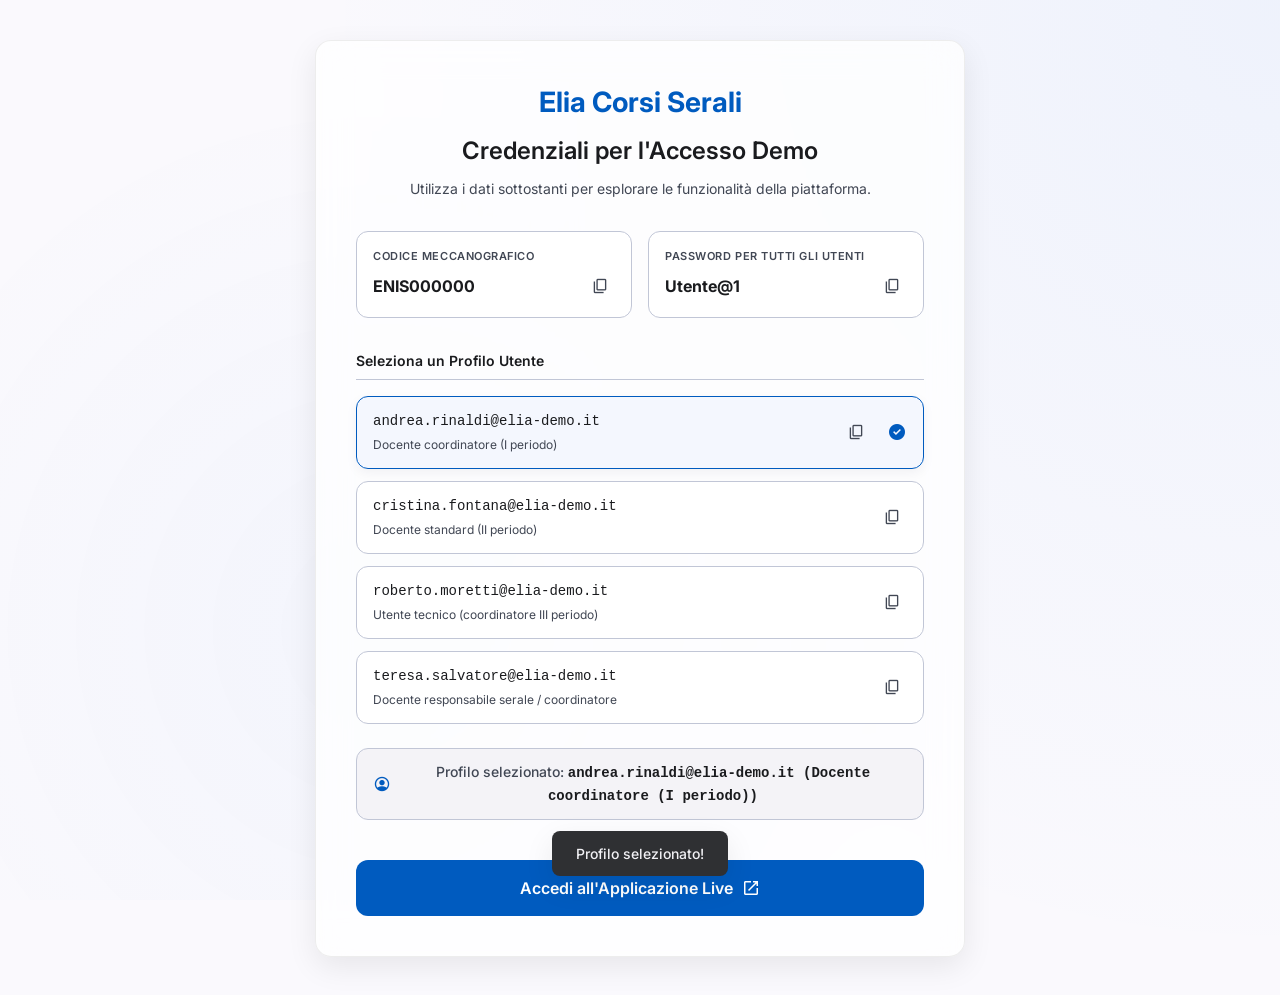
<file: demo.html>
<!DOCTYPE html>
<html lang="it">
<head>
  <meta charset="UTF-8">
  <meta name="viewport" content="width=device-width, initial-scale=1.0">
  <title>Accesso Demo Live | Elia Corsi Serali</title>
  
  <!-- Fonts & Icons -->
  <link rel="preconnect" href="https://fonts.googleapis.com">
  <link rel="preconnect" href="https://fonts.gstatic.com" crossorigin>
  <link href="https://fonts.googleapis.com/css2?family=Inter:wght@400;500;600;700&display=swap" rel="stylesheet">
  <link href="https://fonts.googleapis.com/css2?family=Material+Symbols+Outlined:wght,FILL@100..700,0..1&display=swap" rel="stylesheet">

  <!-- Link Stylesheet -->
  <link rel="stylesheet" href="styles.css">
  
  <style>
    body {
      display: flex;
      justify-content: center;
      align-items: center;
      min-height: 100vh;
      padding: 40px var(--spacing-margin-mobile);
      background: radial-gradient(circle at top right, rgba(26, 115, 232, 0.05), transparent 60%), var(--color-background);
      position: relative;
    }

    .demo-card {
      background-color: rgba(255, 255, 255, 0.75);
      backdrop-filter: blur(16px);
      -webkit-backdrop-filter: blur(16px);
      border: 1px solid rgba(233, 233, 233, 0.8);
      border-radius: var(--radius-xl);
      box-shadow: var(--medium-shadow);
      max-width: 650px;
      width: 100%;
      padding: 40px;
      display: flex;
      flex-direction: column;
      gap: 32px;
      z-index: 10;
    }

    .demo-header {
      text-align: center;
      display: flex;
      flex-direction: column;
      gap: 12px;
    }

    .demo-logo {
      font-size: 28px;
      font-weight: 700;
      color: var(--color-primary);
      text-decoration: none;
    }

    .info-boxes {
      display: grid;
      grid-template-columns: 1fr 1fr;
      gap: 16px;
    }

    @media (max-width: 576px) {
      .info-boxes {
        grid-template-columns: 1fr;
      }
    }

    .info-box {
      background-color: var(--color-white);
      border: 1px solid var(--color-outline-variant);
      border-radius: var(--radius-lg);
      padding: 16px;
      display: flex;
      flex-direction: column;
      gap: 6px;
      position: relative;
    }

    .info-label {
      font-size: 11px;
      font-weight: 600;
      color: var(--color-on-surface-variant);
      text-transform: uppercase;
      letter-spacing: 0.05em;
    }

    .info-value {
      font-size: 16px;
      font-weight: 700;
      color: var(--color-on-surface);
      display: flex;
      align-items: center;
      justify-content: space-between;
    }

    .users-list {
      display: flex;
      flex-direction: column;
      gap: 12px;
    }

    .users-title {
      font-size: 14px;
      font-weight: 600;
      color: var(--color-on-surface);
      border-bottom: 1px solid var(--color-outline-variant);
      padding-bottom: 8px;
      margin-bottom: 4px;
    }

    .user-row {
      background-color: var(--color-white);
      border: 1px solid var(--color-outline-variant);
      border-radius: var(--radius-lg);
      padding: 14px 16px;
      display: flex;
      justify-content: space-between;
      align-items: center;
      transition: border-color 0.2s ease, box-shadow 0.2s ease, background-color 0.2s ease;
      cursor: pointer;
    }

    .user-row:hover {
      border-color: var(--color-primary);
      box-shadow: var(--soft-shadow);
    }

    .user-row.selected {
      border-color: var(--color-primary);
      background-color: rgba(26, 115, 232, 0.04);
      box-shadow: var(--soft-shadow);
    }

    .user-row .check-icon {
      color: var(--color-primary);
      margin-left: 8px;
      font-variation-settings: 'FILL' 1;
      display: none;
    }

    .user-row.selected .check-icon {
      display: inline-block;
    }

    .user-details {
      display: flex;
      flex-direction: column;
      gap: 4px;
    }

    .user-email {
      font-size: 14px;
      font-weight: 500;
      color: var(--color-on-surface);
      font-family: monospace;
    }

    .user-role {
      font-size: 12px;
      color: var(--color-on-surface-variant);
    }

    .btn-copy {
      background: none;
      border: none;
      color: var(--color-on-surface-variant);
      cursor: pointer;
      display: flex;
      align-items: center;
      justify-content: center;
      padding: 6px;
      border-radius: var(--radius-sm);
      transition: background-color 0.2s, color 0.2s;
    }

    .btn-copy:hover {
      background-color: var(--color-surface-container-low);
      color: var(--color-primary);
    }

    .btn-action-wrapper {
      margin-top: 8px;
      display: flex;
      flex-direction: column;
      gap: 12px;
    }

    .btn-go {
      width: 100%;
      padding: 16px;
      font-size: 16px;
      font-weight: 600;
      gap: 8px;
    }

    /* Toast Notification */
    .toast {
      position: fixed;
      bottom: 24px;
      left: 50%;
      transform: translateX(-50%) translateY(100px);
      background-color: var(--color-inverse-surface);
      color: var(--color-inverse-on-surface);
      padding: 12px 24px;
      border-radius: var(--radius-default);
      font-size: 14px;
      font-weight: 500;
      box-shadow: var(--medium-shadow);
      z-index: 100;
      transition: transform 0.3s cubic-bezier(0.175, 0.885, 0.32, 1.275);
      opacity: 0;
      pointer-events: none;
    }

    .toast.show {
      transform: translateX(-50%) translateY(0);
      opacity: 1;
    }
  </style>
</head>
<body>

  <!-- Floating particles in background (simulated via CSS) -->
  <div class="threejs-bg" style="background: radial-gradient(circle at 30% 70%, rgba(26, 115, 232, 0.03) 0%, transparent 50%);"></div>

  <div class="demo-card">
    <div class="demo-header">
      <a class="demo-logo" href="index.html">Elia Corsi Serali</a>
      <h1 class="text-headline-md">Credenziali per l'Accesso Demo</h1>
      <p class="text-body-md">Utilizza i dati sottostanti per esplorare le funzionalità della piattaforma.</p>
    </div>

    <!-- Mechanical Code & Password Information -->
    <div class="info-boxes">
      <div class="info-box">
        <span class="info-label">Codice Meccanografico</span>
        <div class="info-value">
          <span>ENIS000000</span>
          <button class="btn-copy" onclick="copyText('ENIS000000', 'Codice Meccanografico copiato!')" title="Copia codice">
            <span class="material-symbols-outlined" style="font-size: 18px;">content_copy</span>
          </button>
        </div>
      </div>
      <div class="info-box">
        <span class="info-label">Password per tutti gli utenti</span>
        <div class="info-value">
          <span>Utente@1</span>
          <button class="btn-copy" onclick="copyText('Utente@1', 'Password copiata!')" title="Copia password">
            <span class="material-symbols-outlined" style="font-size: 18px;">content_copy</span>
          </button>
        </div>
      </div>
    </div>

    <!-- Users Directory -->
    <div class="users-list">
      <h2 class="users-title">Seleziona un Profilo Utente</h2>
      
      <!-- User 1 -->
      <div class="user-row" onclick="selectProfile(this, 'andrea.rinaldi@elia-demo.it', 'Docente coordinatore (I periodo)')">
        <div class="user-details">
          <span class="user-email">andrea.rinaldi@elia-demo.it</span>
          <span class="user-role">Docente coordinatore (I periodo)</span>
        </div>
        <div style="display: flex; align-items: center; gap: 8px;">
          <button class="btn-copy" onclick="event.stopPropagation(); copyText('andrea.rinaldi@elia-demo.it', 'Email Andrea Rinaldi copiata!')" title="Copia email">
            <span class="material-symbols-outlined" style="font-size: 18px;">content_copy</span>
          </button>
          <span class="material-symbols-outlined check-icon" style="font-size: 20px;">check_circle</span>
        </div>
      </div>

      <!-- User 2 -->
      <div class="user-row" onclick="selectProfile(this, 'cristina.fontana@elia-demo.it', 'Docente standard (II periodo)')">
        <div class="user-details">
          <span class="user-email">cristina.fontana@elia-demo.it</span>
          <span class="user-role">Docente standard (II periodo)</span>
        </div>
        <div style="display: flex; align-items: center; gap: 8px;">
          <button class="btn-copy" onclick="event.stopPropagation(); copyText('cristina.fontana@elia-demo.it', 'Email Cristina Fontana copiata!')" title="Copia email">
            <span class="material-symbols-outlined" style="font-size: 18px;">content_copy</span>
          </button>
          <span class="material-symbols-outlined check-icon" style="font-size: 20px;">check_circle</span>
        </div>
      </div>

      <!-- User 3 -->
      <div class="user-row" onclick="selectProfile(this, 'roberto.moretti@elia-demo.it', 'Utente tecnico (coordinatore III periodo)')">
        <div class="user-details">
          <span class="user-email">roberto.moretti@elia-demo.it</span>
          <span class="user-role">Utente tecnico (coordinatore III periodo)</span>
        </div>
        <div style="display: flex; align-items: center; gap: 8px;">
          <button class="btn-copy" onclick="event.stopPropagation(); copyText('roberto.moretti@elia-demo.it', 'Email Roberto Moretti copiata!')" title="Copia email">
            <span class="material-symbols-outlined" style="font-size: 18px;">content_copy</span>
          </button>
          <span class="material-symbols-outlined check-icon" style="font-size: 20px;">check_circle</span>
        </div>
      </div>

      <!-- User 4 -->
      <div class="user-row" onclick="selectProfile(this, 'teresa.salvatore@elia-demo.it', 'Docente responsabile serale / coordinatore')">
        <div class="user-details">
          <span class="user-email">teresa.salvatore@elia-demo.it</span>
          <span class="user-role">Docente responsabile serale / coordinatore</span>
        </div>
        <div style="display: flex; align-items: center; gap: 8px;">
          <button class="btn-copy" onclick="event.stopPropagation(); copyText('teresa.salvatore@elia-demo.it', 'Email Teresa Salvatore copiata!')" title="Copia email">
            <span class="material-symbols-outlined" style="font-size: 18px;">content_copy</span>
          </button>
          <span class="material-symbols-outlined check-icon" style="font-size: 20px;">check_circle</span>
        </div>
      </div>
    </div>

    <!-- Selected Profile Badge -->
    <div class="selected-profile-badge" id="selected-profile-badge" style="display: none; justify-content: center; align-items: center; gap: 8px; background-color: var(--color-surface-container-low); border: 1px solid var(--color-outline-variant); padding: 12px 16px; border-radius: var(--radius-lg); font-size: 14px; font-weight: 500; color: var(--color-on-surface-variant); text-align: center; margin-top: -8px;">
      <span class="material-symbols-outlined" style="font-size: 18px; color: var(--color-primary); font-variation-settings: 'FILL' 1;">account_circle</span>
      <span>Profilo selezionato: <strong id="selected-profile-name" style="color: var(--color-on-surface); font-family: monospace;">Nessuno</strong></span>
    </div>

    <!-- Action Link -->
    <div class="btn-action-wrapper">
      <a href="https://gestione-serale-git-develop-eliasoluzioniiagmailcoms-projects.vercel.app/login" target="_blank" class="btn btn-primary btn-go" id="btn-go-live">
        <span>Accedi all'Applicazione Live</span>
        <span class="material-symbols-outlined" style="font-size: 20px;">open_in_new</span>
      </a>
    </div>
  </div>

  <!-- Toast Element -->
  <div class="toast" id="toast-el">Copiato negli appunti!</div>

  <script>
    function copyText(text, successMessage) {
      navigator.clipboard.writeText(text).then(() => {
        showToast(successMessage);
      }).catch(err => {
        console.error('Errore nella copia: ', err);
      });
    }

    function showToast(message) {
      const toast = document.getElementById('toast-el');
      toast.textContent = message;
      toast.classList.add('show');
      setTimeout(() => {
        toast.classList.remove('show');
      }, 2500);
    }

    function selectProfile(element, email, role) {
      // Remove selected class from all rows
      document.querySelectorAll('.user-row').forEach(row => {
        row.classList.remove('selected');
      });

      // Add selected class to the clicked row
      element.classList.add('selected');

      // Detect environment and update URL of the login button
      let baseUrl = "https://gestione-serale-git-develop-eliasoluzioniiagmailcoms-projects.vercel.app/login";
      if (window.location.hostname === 'localhost' || window.location.hostname === '127.0.0.1' || window.location.protocol === 'file:') {
        baseUrl = "http://localhost:5173/login";
      }
      const schoolCode = "ENIS000000";
      const password = "Utente@1";
      const newUrl = `${baseUrl}?email=${encodeURIComponent(email)}&username=${encodeURIComponent(email)}&password=${encodeURIComponent(password)}&schoolCode=${encodeURIComponent(schoolCode)}&school_code=${encodeURIComponent(schoolCode)}`;
      document.getElementById('btn-go-live').href = newUrl;

      // Update the badge
      const badge = document.getElementById('selected-profile-badge');
      const nameSpan = document.getElementById('selected-profile-name');
      nameSpan.textContent = `${email} (${role})`;
      badge.style.display = 'flex';

      // Copy email to clipboard automatically and show a friendly toast
      navigator.clipboard.writeText(email).then(() => {
        showToast(`Profilo selezionato e email copiata!`);
      }).catch(err => {
        console.error('Errore nella copia: ', err);
        showToast('Profilo selezionato!');
      });
    }

    // Auto-select the first profile on load
    document.addEventListener('DOMContentLoaded', () => {
      const firstRow = document.querySelector('.user-row');
      if (firstRow) {
        firstRow.click();
      }
    });
  </script>
</body>
</html>
</file>
<file: styles.css>
:root {
  /* Color Palette (from Stitch Design System) */
  --color-background: #faf9fd;
  --color-surface: #faf9fd;
  --color-surface-dim: #dbd9dd;
  --color-surface-bright: #faf9fd;
  --color-surface-container-lowest: #ffffff;
  --color-surface-container-low: #f4f3f7;
  --color-surface-container: #efedf1;
  --color-surface-container-high: #e9e7eb;
  --color-surface-container-highest: #e3e2e6;
  --color-on-surface: #1a1b1e;
  --color-on-surface-variant: #414754;
  --color-inverse-surface: #2f3033;
  --color-inverse-on-surface: #f1f0f4;
  --color-outline: #727785;
  --color-outline-variant: #c1c6d6;
  --color-surface-tint: #005bc0;

  --color-primary: #005bbf;
  --color-on-primary: #ffffff;
  --color-primary-container: #1a73e8;
  --color-on-primary-container: #ffffff;
  --color-inverse-primary: #adc7ff;

  --color-secondary: #5c5f60;
  --color-on-secondary: #ffffff;
  --color-secondary-container: #dee0e1;
  --color-on-secondary-container: #606364;

  --color-tertiary: #9e4300;
  --color-on-tertiary: #ffffff;
  --color-tertiary-container: #c55500;
  --color-on-tertiary-container: #0e0200;

  --color-error: #ba1a1a;
  --color-on-error: #ffffff;
  --color-error-container: #ffdad6;
  --color-on-error-container: #93000a;

  --color-white: #ffffff;

  /* Typography Scale */
  --font-family: 'Inter', -apple-system, BlinkMacSystemFont, "Segoe UI", Roboto, sans-serif;

  /* Layout and Spacing */
  --spacing-base: 8px;
  --spacing-gutter: 24px;
  --spacing-margin-desktop: 48px;
  --spacing-margin-mobile: 16px;
  --container-max-width: 1200px;

  /* Border Radii */
  --radius-sm: 4px;
  --radius-default: 8px;
  --radius-lg: 12px;
  --radius-xl: 16px;
  --radius-full: 9999px;

  /* Shadows */
  --soft-shadow: 0px 4px 12px rgba(0, 0, 0, 0.05);
  --medium-shadow: 0px 10px 30px rgba(0, 0, 0, 0.08);
}

/* Base Styles */
* {
  box-sizing: border-box;
  margin: 0;
  padding: 0;
}

html {
  scroll-behavior: smooth;
}

body {
  font-family: var(--font-family);
  background-color: var(--color-background);
  color: var(--color-on-surface);
  line-height: 1.5;
  -webkit-font-smoothing: antialiased;
  overflow-x: hidden;
}

/* 3D WebGL Backgrounds */
.threejs-bg {
  position: fixed;
  top: 0;
  left: 0;
  width: 100vw;
  height: 100vh;
  pointer-events: none;
  transition: opacity 0.8s ease;
}
#hero-bg { z-index: 0; }
#standard-bg { z-index: -1; opacity: 0; }

/* Translucent Containers to let WebGL show through */
header, footer { 
  background-color: rgba(250, 249, 253, 0.7) !important; 
  backdrop-filter: blur(12px);
  -webkit-backdrop-filter: blur(12px);
  position: relative;
  z-index: 20;
}

main { 
  position: relative; 
  z-index: 10; 
}

section { 
  background: transparent !important; 
}

/* Typography Classes */
h1, h2, h3, h4, h5, h6 {
  font-weight: 600;
  color: var(--color-on-surface);
}

.text-display-lg {
  font-size: 48px;
  line-height: 56px;
  letter-spacing: -0.02em;
  font-weight: 700;
}

.text-headline-lg {
  font-size: 32px;
  line-height: 40px;
  letter-spacing: -0.01em;
  font-weight: 600;
}

.text-headline-md {
  font-size: 24px;
  line-height: 32px;
  font-weight: 600;
}

.text-title-lg {
  font-size: 20px;
  line-height: 28px;
  font-weight: 500;
}

.text-body-lg {
  font-size: 16px;
  line-height: 24px;
  font-weight: 400;
  color: var(--color-on-surface-variant);
}

.text-body-md {
  font-size: 14px;
  line-height: 20px;
  font-weight: 400;
  color: var(--color-on-surface-variant);
}

.text-label-md {
  font-size: 12px;
  line-height: 16px;
  letter-spacing: 0.05em;
  font-weight: 500;
  text-transform: uppercase;
}

/* Layout Utilities */
.container {
  max-width: var(--container-max-width);
  margin: 0 auto;
  padding: 0 var(--spacing-margin-desktop);
  width: 100%;
}

@media (max-width: 768px) {
  .container {
    padding: 0 var(--spacing-margin-mobile);
  }
}

/* Navigation */
.header {
  border-bottom: 1px solid var(--color-outline-variant);
  box-shadow: 0 1px 3px rgba(0, 0, 0, 0.05);
  position: sticky;
  top: 0;
  z-index: 100;
}

.nav {
  display: flex;
  justify-content: space-between;
  align-items: center;
  height: 64px;
}

.logo {
  font-size: 24px;
  font-weight: 700;
  color: var(--color-primary);
  text-decoration: none;
  transition: opacity 0.2s;
}

.logo:hover {
  opacity: 0.9;
}

.nav-links {
  display: flex;
  gap: var(--spacing-gutter);
  align-items: center;
  list-style: none;
}

@media (max-width: 768px) {
  .nav-links {
    display: none; /* Mobile navigation hiding */
  }
}

.nav-link {
  color: var(--color-on-surface-variant);
  text-decoration: none;
  font-size: 14px;
  font-weight: 500;
  padding-bottom: 4px;
  border-bottom: 2px solid transparent;
  transition: all 0.2s ease;
  cursor: pointer;
}

.nav-link:hover, .nav-link.active {
  color: var(--color-primary);
}

.nav-link.active {
  border-bottom-color: var(--color-primary);
}

/* Buttons */
.btn {
  display: inline-flex;
  align-items: center;
  justify-content: center;
  font-family: inherit;
  font-size: 14px;
  font-weight: 500;
  padding: 10px 24px;
  border-radius: var(--radius-lg);
  border: none;
  cursor: pointer;
  transition: all 0.2s ease;
  text-decoration: none;
}

.btn-primary {
  background-color: var(--color-primary);
  color: var(--color-on-primary);
}

.btn-primary:hover {
  background-color: var(--color-primary-container);
  transform: translateY(-1px);
  box-shadow: var(--soft-shadow);
}

.btn-lg {
  padding: 16px 32px;
  font-size: 16px;
  border-radius: var(--radius-lg);
}

/* Floating Animation for Hero & Empathy Preview */
@keyframes floating {
  0% { transform: translateY(0px); }
  50% { transform: translateY(-10px); }
  100% { transform: translateY(0px); }
}

.float-screenshot {
  animation: floating 5s ease-in-out infinite;
}

/* Hero Section */
.hero {
  padding: 80px 0;
  display: grid;
  grid-template-columns: 1fr 1.3fr;
  gap: 48px;
  align-items: center;
}

@media (max-width: 992px) {
  .hero {
    grid-template-columns: 1fr;
    text-align: center;
    padding: 48px 0;
  }
}

.hero-content {
  display: flex;
  flex-direction: column;
  gap: 24px;
}

.hero-actions {
  display: flex;
  flex-wrap: wrap;
  gap: 16px;
}

@media (max-width: 992px) {
  .hero-actions {
    justify-content: center;
  }
}

.hero-features {
  list-style: none;
  padding: 0;
  margin: 8px 0;
  display: flex;
  flex-direction: column;
  gap: 16px;
  align-items: flex-start;
}

@media (max-width: 992px) {
  .hero-features {
    align-self: center;
    max-width: 500px;
  }
}

.hero-features li {
  display: flex;
  align-items: flex-start;
  gap: 12px;
  font-size: 16px;
  line-height: 24px;
  color: var(--color-on-surface-variant);
  font-weight: 500;
  text-align: left;
}

.hero-features li span.material-symbols-outlined {
  color: var(--color-primary);
  font-size: 24px;
  flex-shrink: 0;
}

/* MacOS Browser Mockup */
.hero-browser-link {
  perspective: 1500px;
  display: block;
  text-decoration: none;
  transform-style: preserve-3d;
  max-width: 90%;
  margin: 0 auto;
}

.browser-mockup {
  background-color: #ffffff;
  border-radius: 12px;
  overflow: hidden;
  box-shadow: 0 20px 40px rgba(0, 0, 0, 0.08), 0 5px 15px rgba(0, 0, 0, 0.04);
  border: 1px solid var(--color-outline-variant);
  transition: transform 1.5s cubic-bezier(0.25, 1, 0.5, 1), box-shadow 1.5s cubic-bezier(0.25, 1, 0.5, 1);
  width: 100%;
}

.browser-mockup.tilt-3d {
  transform: rotateX(6deg) rotateY(-14deg) rotateZ(3deg);
  box-shadow: -20px 25px 50px rgba(0, 0, 0, 0.12), -5px 10px 20px rgba(0, 0, 0, 0.06);
}

.hero-browser-link:hover .browser-mockup:not(.tilt-3d) {
  transform: translateY(-6px) scale(1.01);
  box-shadow: 0 30px 60px rgba(0, 0, 0, 0.15), 0 10px 20px rgba(0, 0, 0, 0.06);
}

.browser-header {
  height: 36px;
  background-color: var(--color-surface-container);
  border-bottom: 1px solid var(--color-outline-variant);
  display: flex;
  align-items: center;
  padding: 0 16px;
  position: relative;
}

.browser-dots {
  display: flex;
  gap: 6px;
  z-index: 2;
}

.browser-dot {
  width: 10px;
  height: 10px;
  border-radius: 50%;
  display: inline-block;
}

.dot-red {
  background-color: #ff5f56;
}

.dot-yellow {
  background-color: #ffbd2e;
}

.dot-green {
  background-color: #27c93f;
}

.browser-address-bar {
  position: absolute;
  left: 50%;
  transform: translateX(-50%);
  background-color: var(--color-surface-container-lowest);
  border: 1px solid var(--color-outline-variant);
  border-radius: 6px;
  padding: 2px 24px;
  font-size: 11px;
  color: var(--color-outline);
  text-align: center;
  font-family: Inter, sans-serif;
  white-space: nowrap;
  opacity: 0.8;
  z-index: 1;
}

.browser-body {
  line-height: 0;
  background-color: #ffffff;
}

.browser-body img {
  width: 100%;
  height: auto;
  display: block;
}

/* Restored .hero-media styles used in detail/video sections */
.hero-media {
  position: relative;
  background-color: rgba(255, 255, 255, 0.6);
  backdrop-filter: blur(8px);
  border-radius: var(--radius-xl);
  overflow: hidden;
  aspect-ratio: 16/9;
  display: flex;
  align-items: center;
  justify-content: center;
  border: 4px solid var(--color-white);
  box-shadow: var(--medium-shadow);
  transition: transform 0.3s ease;
}

.hero-media:hover {
  transform: scale(1.02);
}

.hero-media img {
  width: 100%;
  height: 100%;
  object-fit: cover;
  opacity: 0.9;
}

.play-button {
  position: absolute;
  width: 80px;
  height: 80px;
  background-color: var(--color-primary);
  color: var(--color-white);
  border-radius: var(--radius-full);
  display: flex;
  align-items: center;
  justify-content: center;
  cursor: pointer;
  box-shadow: var(--medium-shadow);
  transition: transform 0.2s ease, background-color 0.2s;
  border: none;
}

.play-button:hover {
  transform: scale(1.1);
  background-color: var(--color-primary-container);
}

/* Section Common Styling */
.section {
  padding: 80px 0;
  border-top: 1px solid var(--color-outline-variant);
}

.section-header {
  text-align: center;
  max-width: 768px;
  margin: 0 auto 64px auto;
}

.section-header h2 {
  margin-bottom: 16px;
}

/* Empathy Section */
.empathy-grid {
  display: grid;
  grid-template-columns: 1fr 1fr;
  gap: 64px;
  align-items: center;
}

@media (max-width: 768px) {
  .empathy-grid {
    grid-template-columns: 1fr;
    gap: 40px;
  }
  .empathy-media-wrapper {
    order: 2;
  }
  .empathy-content {
    order: 1;
  }
}

.empathy-media-wrapper {
  background-color: rgba(255, 255, 255, 0.6);
  backdrop-filter: blur(8px);
  padding: 16px;
  border-radius: var(--radius-xl);
  box-shadow: var(--soft-shadow);
  border: 1px solid rgba(233, 233, 233, 0.5);
  transform: rotate(-2deg);
  transition: transform 0.3s ease;
}

.empathy-media-wrapper:hover {
  transform: rotate(0deg);
}

.empathy-image {
  width: 100%;
  height: auto;
  max-height: 450px;
  object-fit: contain;
  border-radius: var(--radius-default);
}

.empathy-content {
  display: flex;
  flex-direction: column;
  gap: 24px;
}

.empathy-content blockquote {
  font-size: 18px;
  line-height: 28px;
  color: var(--color-on-surface-variant);
  font-style: italic;
}

.empathy-divider {
  height: 4px;
  width: 80px;
  background-color: var(--color-primary);
}

/* Video Section (Dall'Appunto al Codice) */
.video-section-wrapper {
  max-width: 800px;
  margin: 0 auto;
  background-color: rgba(255, 255, 255, 0.6);
  backdrop-filter: blur(8px);
  border-radius: var(--radius-xl);
  overflow: hidden;
  aspect-ratio: 16/9;
  border: 4px solid var(--color-white);
  box-shadow: var(--medium-shadow);
  position: relative;
  transition: transform 0.3s ease;
}

.video-section-wrapper:hover {
  transform: scale(1.01);
}

.video-section-wrapper iframe {
  position: absolute;
  top: 0;
  left: 0;
  width: 100%;
  height: 100%;
  border: none;
}

/* Control Panel Section (La Cabina di Regia) */
.control-panel-wrapper {
  background-color: rgba(255, 255, 255, 0.6);
  backdrop-filter: blur(8px);
  padding: 16px;
  border-radius: var(--radius-xl);
  box-shadow: var(--medium-shadow);
  border: 1px solid rgba(233, 233, 233, 0.5);
  transition: transform 0.3s ease;
}

.control-panel-wrapper:hover {
  transform: translateY(-4px);
}

.control-panel-image {
  width: 100%;
  border-radius: var(--radius-lg);
  display: block;
}

/* Detail Features Section (Alternating Modules) */
.feature-detail-grid {
  display: flex;
  flex-direction: column;
  gap: 120px;
}

.feature-detail-item {
  display: grid;
  grid-template-columns: 1fr 1fr;
  gap: 64px;
  align-items: center;
}

@media (max-width: 768px) {
  .feature-detail-item {
    grid-template-columns: 1fr;
    gap: 32px;
  }
  .feature-detail-item:nth-child(even) .feature-media {
    order: 2;
  }
  .feature-detail-item:nth-child(even) .feature-info {
    order: 1;
  }
}

.feature-info {
  display: flex;
  flex-direction: column;
  gap: 16px;
}

/* Feature detail sub-list */
.feature-info-list {
  list-style: none;
  padding: 0;
  margin: 16px 0 0 0;
  display: flex;
  flex-direction: column;
  gap: 20px;
}

.feature-info-list li {
  display: flex;
  align-items: flex-start;
  gap: 12px;
}

.feature-info-list li .material-symbols-outlined {
  color: var(--color-primary);
  font-size: 24px;
  flex-shrink: 0;
  margin-top: 2px;
}

.feature-info-list li div {
  font-size: 16px;
  line-height: 24px;
  color: var(--color-on-surface-variant);
}

.feature-info-list li strong {
  color: var(--color-on-surface);
  display: block;
  margin-bottom: 4px;
}


.badge {
  padding: 4px 16px;
  border-radius: var(--radius-full);
  width: fit-content;
  font-weight: 500;
}

.badge-primary {
  background-color: rgba(0, 91, 191, 0.1);
  color: var(--color-primary);
}

.badge-tertiary {
  background-color: rgba(158, 67, 0, 0.1);
  color: var(--color-tertiary);
}

.badge-error {
  background-color: rgba(186, 26, 26, 0.1);
  color: var(--color-error);
}

.badge-secondary {
  background-color: rgba(92, 95, 96, 0.1);
  color: var(--color-secondary);
}

.feature-media {
  background-color: rgba(255, 255, 255, 0.6);
  backdrop-filter: blur(8px);
  padding: 24px;
  border-radius: var(--radius-xl);
  box-shadow: var(--soft-shadow);
  border: 1px solid rgba(233, 233, 233, 0.5);
  transition: transform 0.3s ease, box-shadow 0.3s ease;
}

.feature-media:hover {
  transform: translateY(-4px);
  box-shadow: var(--medium-shadow);
}

.feature-media img {
  width: 100%;
  border-radius: var(--radius-default);
  display: block;
}

/* Global Monitoring Section */
.global-monitor-section {
  background-color: rgba(255, 255, 255, 0.4);
  backdrop-filter: blur(8px);
  border-radius: var(--radius-xl);
  padding: 64px 32px;
  border: 1px solid rgba(233, 233, 233, 0.5);
}

@media (max-width: 768px) {
  .global-monitor-section {
    padding: 40px 16px;
  }
}

.global-monitor-content {
  background-color: rgba(255, 255, 255, 0.6);
  backdrop-filter: blur(8px);
  border: 1px solid rgba(233, 233, 233, 0.5);
  border-radius: var(--radius-xl);
  overflow: hidden;
  box-shadow: var(--medium-shadow);
  transition: transform 0.3s ease;
}

.global-monitor-content:hover {
  transform: translateY(-2px);
}

.global-monitor-content img {
  width: 100%;
  display: block;
}

/* Advanced Features Grid */
.features-grid {
  display: grid;
  grid-template-columns: repeat(auto-fit, minmax(250px, 1fr));
  gap: var(--spacing-gutter);
}

.feature-card {
  background-color: rgba(255, 255, 255, 0.6);
  backdrop-filter: blur(8px);
  padding: 24px;
  border-radius: var(--radius-xl);
  box-shadow: var(--soft-shadow);
  border: 1px solid rgba(233, 233, 233, 0.5);
  transition: all 0.3s ease;
  position: relative;
}

.feature-card:hover {
  transform: translateY(-4px);
  box-shadow: var(--medium-shadow);
  border-color: var(--color-primary);
}

.feature-icon-wrapper {
  width: 48px;
  height: 48px;
  background-color: rgba(0, 91, 191, 0.1);
  color: var(--color-primary);
  border-radius: var(--radius-default);
  display: flex;
  align-items: center;
  justify-content: center;
  margin-bottom: 24px;
}

.feature-card h4 {
  margin-bottom: 12px;
}

.pulse-indicator {
  position: absolute;
  top: 16px;
  right: 16px;
  display: flex;
  height: 12px;
  width: 12px;
}

.pulse-ping {
  position: absolute;
  display: inline-flex;
  height: 100%;
  width: 100%;
  border-radius: var(--radius-full);
  background-color: var(--color-error);
  opacity: 0.75;
  animation: ping 1.5s cubic-bezier(0, 0, 0.2, 1) infinite;
}

.pulse-dot {
  position: relative;
  display: inline-flex;
  border-radius: var(--radius-full);
  height: 12px;
  width: 12px;
  background-color: var(--color-error);
}

@keyframes ping {
  75%, 100% {
    transform: scale(2);
    opacity: 0;
  }
}

/* Final CTA Section */
.cta-box {
  background-color: var(--color-primary);
  color: var(--color-on-primary);
  border-radius: var(--radius-xl);
  padding: 80px 48px;
  text-align: center;
  position: relative;
  overflow: hidden;
  box-shadow: var(--medium-shadow);
}

@media (max-width: 768px) {
  .cta-box {
    padding: 48px 24px;
  }
}

.cta-bg-icon {
  position: absolute;
  top: 0;
  right: 0;
  padding: 32px;
  opacity: 0.1;
  font-size: 120px;
  pointer-events: none;
}

.cta-box-content {
  position: relative;
  z-index: 1;
  max-width: 768px;
  margin: 0 auto;
  display: flex;
  flex-direction: column;
  gap: 32px;
}

.cta-box h2 {
  color: var(--color-on-primary);
  margin-bottom: 8px;
}

.cta-box p {
  opacity: 0.9;
}

.cta-description {
  display: flex;
  flex-direction: column;
  gap: 20px;
  text-align: left;
  max-width: 680px;
  margin: 0 auto;
  color: var(--color-white);
  opacity: 0.95;
}

.cta-bullet {
  display: flex;
  gap: 16px;
  align-items: flex-start;
  font-size: 16px;
  line-height: 24px;
}

.cta-bullet span.material-symbols-outlined {
  color: var(--color-white);
  font-size: 24px;
  flex-shrink: 0;
  margin-top: 2px;
}

.cta-bullet strong {
  color: var(--color-white);
  font-weight: 600;
}

.cta-actions {
  display: flex;
  justify-content: center;
  flex-wrap: wrap;
  gap: 24px;
}

.btn-cta-white {
  background-color: var(--color-white);
  color: var(--color-primary);
}

.btn-cta-white:hover {
  transform: scale(1.05);
  box-shadow: var(--medium-shadow);
}

.btn-cta-outline {
  background-color: rgba(216, 226, 255, 0.2);
  border: 1px solid rgba(255, 255, 255, 0.3);
  color: var(--color-white);
  backdrop-filter: blur(4px);
  -webkit-backdrop-filter: blur(4px);
}

.btn-cta-outline:hover {
  background-color: rgba(255, 255, 255, 0.1);
}

/* Footer Section */
.footer {
  background-color: var(--color-surface-container-highest);
  border-top: 1px solid var(--color-outline-variant);
  padding: 48px 0;
}

.footer-content {
  display: flex;
  justify-content: space-between;
  align-items: center;
  gap: 24px;
}

@media (max-width: 768px) {
  .footer-content {
    flex-direction: column;
    text-align: center;
  }
}

.footer-info {
  display: flex;
  flex-direction: column;
  gap: 8px;
}

.footer-links {
  display: flex;
  gap: var(--spacing-gutter);
  list-style: none;
}

@media (max-width: 768px) {
  .footer-links {
    flex-direction: column;
    gap: 12px;
  }
}

.footer-link {
  color: var(--color-on-surface-variant);
  text-decoration: none;
  font-size: 12px;
  font-weight: 500;
  transition: color 0.2s ease;
}

.footer-link:hover {
  color: var(--color-primary);
  text-decoration: underline;
}

/* Scroll Animations */
.animate-on-scroll {
  opacity: 0;
  transform: translateY(32px);
  transition: opacity 1s ease, transform 1s ease;
}

.animate-on-scroll.visible {
  opacity: 1;
  transform: translateY(0);
}

/* Zoomable Images & Lightbox */
.zoomable-image {
  cursor: zoom-in;
  transition: transform 0.3s ease;
}
.zoomable-image:hover {
  transform: scale(1.02);
}

.lightbox {
  display: none;
  position: fixed;
  z-index: 9999;
  left: 0;
  top: 0;
  width: 100%;
  height: 100%;
  background-color: rgba(26, 27, 30, 0.9);
  backdrop-filter: blur(8px);
  -webkit-backdrop-filter: blur(8px);
  justify-content: center;
  align-items: center;
  flex-direction: column;
  opacity: 0;
  transition: opacity 0.3s ease;
}

.lightbox.show {
  display: flex;
  opacity: 1;
}

.lightbox-content {
  margin: auto;
  display: block;
  max-width: 90%;
  max-height: 80vh;
  border-radius: var(--radius-lg);
  box-shadow: 0 24px 48px rgba(0, 0, 0, 0.4);
  transform: scale(0.95);
  transition: transform 0.3s cubic-bezier(0.175, 0.885, 0.32, 1.275);
  cursor: zoom-out;
}

.lightbox.show .lightbox-content {
  transform: scale(1);
}

#lightbox-caption {
  margin: 16px auto;
  text-align: center;
  color: var(--color-white);
  padding: 0 16px;
  font-size: 16px;
  font-weight: 500;
}

.lightbox-close {
  position: absolute;
  top: 24px;
  right: 32px;
  color: var(--color-white);
  font-size: 40px;
  font-weight: bold;
  transition: 0.3s;
  cursor: pointer;
  user-select: none;
}

.lightbox-close:hover {
  color: var(--color-primary-container);
}

/* Guide Accordion Styling */
.guide-accordion {
  max-width: 900px;
  margin: 0 auto;
  display: flex;
  flex-direction: column;
  gap: 16px;
}

.accordion-item {
  background-color: var(--color-surface-container-lowest);
  border: 1px solid var(--color-outline-variant);
  border-radius: var(--radius-lg);
  overflow: hidden;
  box-shadow: 0 4px 6px rgba(0, 0, 0, 0.02);
  transition: box-shadow 0.3s ease, border-color 0.3s ease;
}

.accordion-item:hover {
  box-shadow: 0 8px 16px rgba(0, 0, 0, 0.05);
  border-color: var(--color-outline);
}

.accordion-header {
  width: 100%;
  padding: 24px;
  background: none;
  border: none;
  display: flex;
  justify-content: space-between;
  align-items: center;
  cursor: pointer;
  text-align: left;
  gap: 16px;
  color: var(--color-on-surface);
  transition: background-color 0.2s ease;
}

.accordion-header:hover {
  background-color: var(--color-surface-container-low);
}

.accordion-title-container {
  display: flex;
  align-items: center;
  gap: 16px;
}

.accordion-icon-main {
  color: var(--color-primary);
  font-size: 28px;
  flex-shrink: 0;
}

.accordion-chevron {
  color: var(--color-outline);
  font-size: 24px;
  transition: transform 0.3s cubic-bezier(0.165, 0.84, 0.44, 1);
}

.accordion-item.active .accordion-chevron {
  transform: rotate(180deg);
  color: var(--color-primary);
}

.accordion-item.active {
  border-color: var(--color-primary);
}

.accordion-content {
  max-height: 0;
  overflow: hidden;
  transition: max-height 0.4s cubic-bezier(0.165, 0.84, 0.44, 1);
  background-color: var(--color-surface-container-lowest);
}

.accordion-content-inner {
  padding: 0 24px 24px 24px;
  border-top: 1px solid var(--color-surface-container-low);
}

.accordion-content-inner p {
  margin-bottom: 20px;
  color: var(--color-on-surface-variant);
  line-height: 1.6;
}

/* Details Grid inside Accordion */
.guide-details-grid {
  display: flex;
  flex-direction: column;
  gap: 16px;
  margin-top: 16px;
}

.guide-detail-card {
  display: flex;
  gap: 16px;
  align-items: flex-start;
  padding: 16px;
  background-color: var(--color-surface-container-low);
  border-radius: var(--radius-md);
  border: 1px solid var(--color-surface-container-high);
}

.guide-detail-card span.material-symbols-outlined {
  color: var(--color-primary);
  font-size: 24px;
  margin-top: 2px;
  flex-shrink: 0;
}

.guide-detail-card div {
  font-size: 15px;
  line-height: 1.6;
  color: var(--color-on-surface-variant);
}

.guide-detail-card strong {
  color: var(--color-on-surface);
  font-weight: 600;
  display: block;
  margin-bottom: 4px;
}

.guide-detail-card ul {
  margin: 8px 0 0 16px;
  padding: 0;
  display: flex;
  flex-direction: column;
  gap: 6px;
}

.guide-detail-card li {
  list-style-type: disc;
}
</file>
